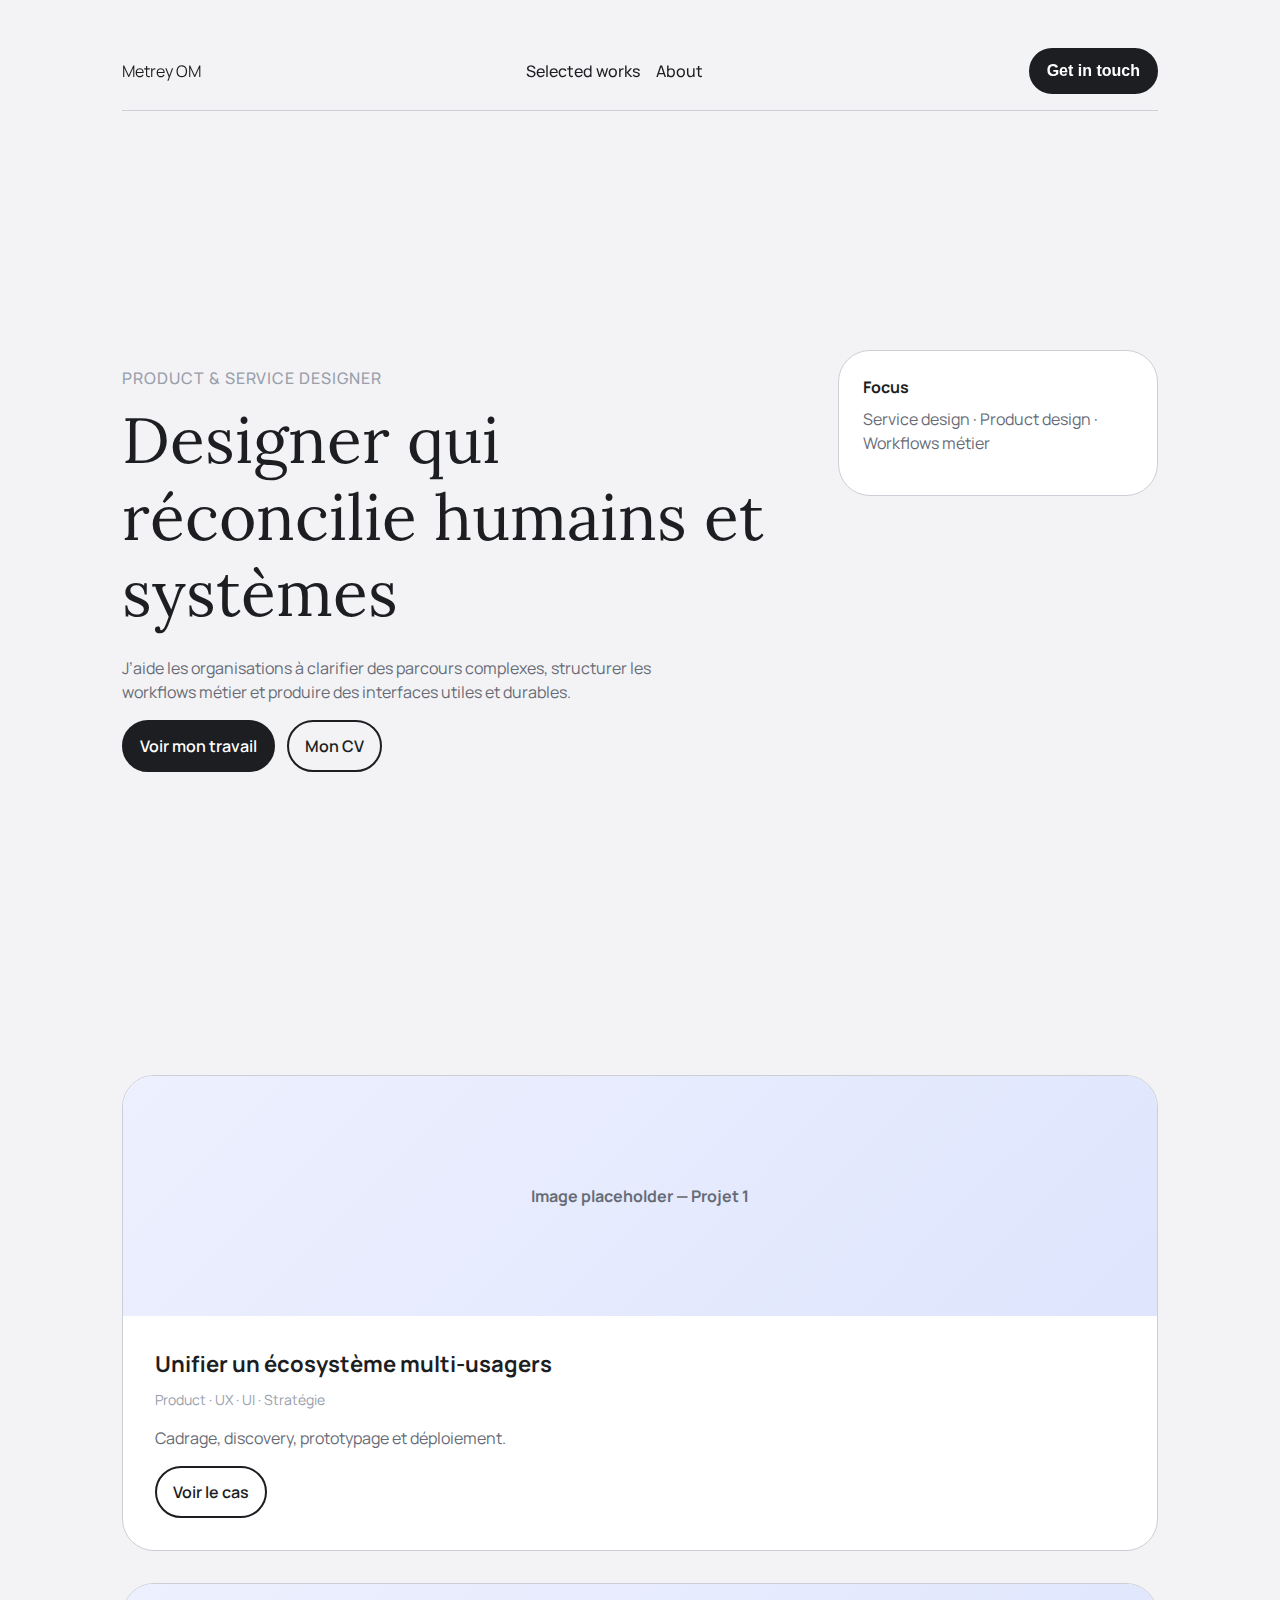
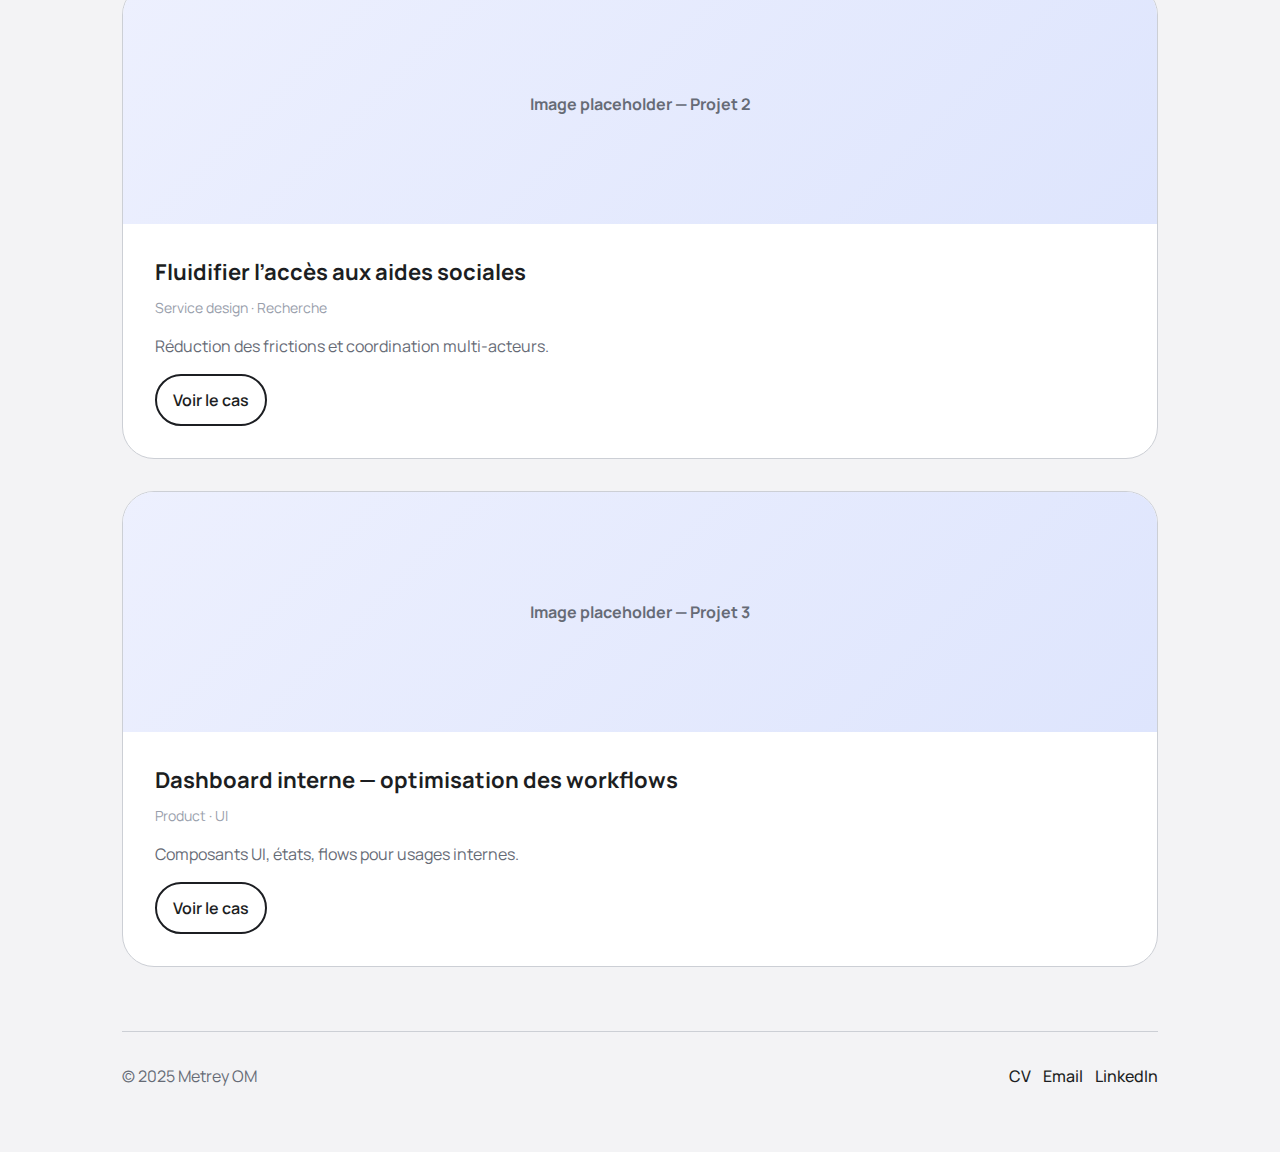
<file: portfolio/option-b.html>
<!doctype html>
<html lang="fr">
<head>
  <meta charset="utf-8" />
  <meta name="viewport" content="width=device-width, initial-scale=1" />
  <title>Metrey OM — Portfolio</title>

  <!-- Fonts -->
  <link href="https://fonts.googleapis.com/css2?family=Lora:wght@400;500;600&family=Manrope:wght@300;400;500;600;700;800&display=swap" rel="stylesheet">

  <style>
  /* ----------------------------------------------------
     ROOT — DESIGN SYSTEM VARIABLES
  ----------------------------------------------------- */
  :root{
    /* ---------- COLORS ---------- */
    /* Blue */
    --color-blue-50: #edf0fe;
    --color-blue-100: #dee5fd;
    --color-blue-200: #b9c8fa;
    --color-blue-300: #96aef8;
    --color-blue-400: #6f95f5;
    --color-blue-500: #357bf2;
    --color-blue-600: #2562c5;
    --color-blue-700: #1a4895;
    --color-blue-800: #0f3068;
    --color-blue-900: #061c41;
    --color-blue-950: #03102a;

    /* Purple */
    --color-purple-50: #f8e9fd;
    --color-purple-100: #f2d2fb;
    --color-purple-200: #e6a3f7;
    --color-purple-300: #dc6ef3;
    --color-purple-400: #cb36e5;
    --color-purple-500: #9c27b0;
    --color-purple-600: #801e90;
    --color-purple-700: #60146d;
    --color-purple-800: #450c4f;
    --color-purple-900: #2c0533;
    --color-purple-950: #1d0323;

    /* Green */
    --color-green-50: #ddffe3;
    --color-green-100: #b5ffc3;
    --color-green-200: #0cfe70;
    --color-green-300: #0aeb67;
    --color-green-400: #09d85e;
    --color-green-500: #07c555;
    --color-green-600: #049b41;
    --color-green-700: #02732f;
    --color-green-800: #014d1d;
    --color-green-900: #002b0d;
    --color-green-950: #001b06;

    /* Orange */
    --color-orange-50: #fef1ef;
    --color-orange-100: #fde2e0;
    --color-orange-200: #fbc1bb;
    --color-orange-300: #f9a297;
    --color-orange-400: #f8816d;
    --color-orange-500: #f5592c;
    --color-orange-600: #c34521;
    --color-orange-700: #933216;
    --color-orange-800: #65200c;
    --color-orange-900: #3e1004;
    --color-orange-950: #2a0802;

    /* Red */
    --color-red-50: #fdedef;
    --color-red-100: #fcdae0;
    --color-red-200: #f9b4c0;
    --color-red-300: #f78ba1;
    --color-red-400: #f65880;
    --color-red-500: #e02763;
    --color-red-600: #b51d4e;
    --color-red-700: #8a143a;
    --color-red-800: #620b27;
    --color-red-900: #3d0415;
    --color-red-950: #2a020c;

    /* Greyscale */
    --color-greyscale-50: #f3f3f5;
    --color-greyscale-100: #e4e5e8;
    --color-greyscale-200: #cccfd5;
    --color-greyscale-300: #b2b6c0;
    --color-greyscale-400: #989eab;
    --color-greyscale-500: #818795;
    --color-greyscale-600: #666b76;
    --color-greyscale-700: #4c5059;
    --color-greyscale-800: #34373d;
    --color-greyscale-900: #1c1e22;
    --color-greyscale-950: #121316;

    /* Aliases */
    --color-text: var(--color-greyscale-900);
    --color-body: var(--color-greyscale-600);
    --color-muted: var(--color-greyscale-400);
    --color-border: var(--color-greyscale-200);
    --color-bg: var(--color-greyscale-50);

    /* ---------- TYPOGRAPHY ---------- */
    --font-heading-serif: 'Lora', serif;
    --font-ui: 'Manrope', sans-serif;

    --fs-h1: 64px;
    --fs-h1-line: 76.8px;
    --fs-h2: 32px;
    --fs-h2-line: 48px;
    --fs-h3: 16px;
    --fs-h3-line: 24px;
    --fs-tagline: 16px;
    --fs-body: 16px;
    --fs-caption: 14px;

    --fw-regular: 400;
    --fw-medium: 500;
    --fw-semibold: 600;
    --fw-bold: 700;
    --fw-heavy: 800;

    /* ---------- SPACING ---------- */
    --space-1: 4px;
    --space-2: 8px;
    --space-3: 12px;
    --space-4: 16px;
    --space-5: 24px;
    --space-6: 32px;
    --space-7: 48px;
    --space-8: 64px;

    /* ---------- RADII ---------- */
    --radius-xs: 8px;
    --radius-sm: 12px;
    --radius-md: 16px;
    --radius-lg: 32px;
    --radius-xl: 64px;
    --radius-xxl: 99px;

    /* Layout */
    --content-max-w: 1100px;
  }

  /* ----------------------------------------------------
     BASE STYLES
  ----------------------------------------------------- */
  *{box-sizing:border-box}
  body{
    margin:0;
    font-family:var(--font-ui);
    background:var(--color-bg);
    color:var(--color-text);
    font-size:var(--fs-body);
    line-height:1.5;
  }
  .wrap{max-width:var(--content-max-w);margin:0 auto;padding:var(--space-6)}

  /* ----------------------------------------------------
     TYPOGRAPHY CLASSES
  ----------------------------------------------------- */
  .h1{
    font-family:var(--font-heading-serif);
    font-size:var(--fs-h1);
    line-height:var(--fs-h1-line);
    margin:0 0 var(--space-5);
    font-weight:var(--fw-regular);
  }
  .tagline{
    font-family:var(--font-ui);
    font-size:var(--fs-tagline);
    font-weight:var(--fw-medium);
    text-transform:uppercase;
    letter-spacing:0.06em;
    color:var(--color-muted);
    margin-bottom:var(--space-3);
  }
  .lead{
    font-size:var(--fs-body);
    color:var(--color-body);
    max-width:60ch;
    margin-bottom:var(--space-4);
  }

  /* ----------------------------------------------------
     BUTTONS
  ----------------------------------------------------- */
  .btn{
    display:inline-flex;
    align-items:center;
    gap:8px;
    padding:12px 16px;
    border-radius:var(--radius-xxl);
    font-size:var(--fs-body);
    font-weight:var(--fw-semibold);
    text-decoration:none;
    cursor:pointer;
    border:2px solid transparent;
    transition:all .15s ease;
  }
  .btn.primary{
    background:var(--color-greyscale-900);
    color:#fff;
    border-color:var(--color-greyscale-900);
  }
  .btn.primary:hover{
    filter:brightness(.92);
  }
  .btn.secondary{
    color:var(--color-greyscale-900);
    border-color:var(--color-greyscale-900);
  }
  .btn.secondary:hover{
    border-color:var(--color-greyscale-700);
  }

  /* ----------------------------------------------------
     HEADER
  ----------------------------------------------------- */
  header{
    display:flex;
    justify-content:space-between;
    align-items:center;
    padding:var(--space-4) 0;
    position:sticky;
    top:0;
    z-index:20;
    border-bottom:1px solid var(--color-border);
    backdrop-filter:blur(6px);
  }
  nav{
    display:flex;
    gap:var(--space-4);
  }
  .navlink{
    color:var(--color-text);
    text-decoration:none;
    font-weight:var(--fw-medium);
  }
  .hamburger{
    display:none;
    background:none;
    border:0;
    font-size:24px;
    cursor:pointer;
  }

  /* ----------------------------------------------------
     HERO
  ----------------------------------------------------- */
  .hero-wrap{
    min-height:100vh;
    display:flex;
    align-items:center;
  }
  .hero{
    display:flex;
    gap:var(--space-7);
  }
  .hero-left{
    flex:1;
  }
  .hero-side{
    width:320px;
  }
  .side-card{
    background:white;
    border-radius:var(--radius-lg);
    padding:var(--space-5);
    border:1px solid var(--color-border);
  }

  /* ----------------------------------------------------
     PROJECTS
  ----------------------------------------------------- */
  .projects{
    margin-top:var(--space-8);
    display:flex;
    flex-direction:column;
    gap:var(--space-6);
  }
  .card{
    background:white;
    border-radius:var(--radius-lg);
    border:1px solid var(--color-border);
    overflow:hidden;
  }
  .cover{
    height:240px;
    background:linear-gradient(135deg,var(--color-blue-50),var(--color-blue-100));
    display:flex;
    justify-content:center;
    align-items:center;
    font-weight:var(--fw-bold);
    color:var(--color-body);
  }
  .card-body{
    padding:var(--space-6);
  }
  .card-body h3{
    margin:0 0 var(--space-2);
    font-size:22px;
    font-weight:var(--fw-bold);
  }
  .meta{
    font-size:var(--fs-caption);
    color:var(--color-muted);
    margin-bottom:var(--space-3);
  }
  .excerpt{
    color:var(--color-body);
    margin-bottom:var(--space-4);
  }

  /* ----------------------------------------------------
     FOOTER
  ----------------------------------------------------- */
  .footer{
    margin-top:var(--space-8);
    padding:var(--space-6) 0;
    border-top:1px solid var(--color-border);
    display:flex;
    justify-content:space-between;
    align-items:center;
    color:var(--color-body);
  }

  /* ----------------------------------------------------
     MODAL
  ----------------------------------------------------- */
  .modal{
    display:none;
    position:fixed;
    inset:0;
    z-index:200;
    align-items:center;
    justify-content:center;
  }
  .modal.show{display:flex}
  .backdrop{
    position:absolute;
    inset:0;
    background:rgba(0,0,0,0.45);
    backdrop-filter:blur(3px);
  }
  .modal-card{
    position:relative;
    background:white;
    width:92%;
    max-width:900px;
    border-radius:var(--radius-xl);
    display:flex;
    overflow:hidden;
    z-index:210;
  }
  .modal-left{
    width:40%;
    background:var(--color-purple-100);
  }
  .modal-left .placeholder{
    width:100%;
    height:100%;
    background:linear-gradient(135deg,var(--color-purple-50),var(--color-purple-200));
  }
  .modal-right{
    width:60%;
    padding:var(--space-7);
    position:relative;
  }
  .modal-close{
    position:absolute;
    top:20px;
    right:20px;
    font-size:28px;
    background:none;
    border:0;
    cursor:pointer;
  }
  .modal-title{
    font-family:var(--font-heading-serif);
    font-size:42px;
    margin:0 0 var(--space-4);
    line-height:1.1;
  }
  .modal-ctas{
    display:flex;
    gap:var(--space-3);
    margin-top:var(--space-4);
  }

  /* ----------------------------------------------------
     RESPONSIVE
  ----------------------------------------------------- */
  @media(max-width:900px){
    :root{
      --fs-h1: 34px;
      --fs-h1-line: 40px;
      --fs-h2: 24px;
      --fs-h2-line: 34px;
      --fs-body: 15px;
    }
    .hero{
      flex-direction:column;
    }
    .hero-side{
      width:100%;
    }
    nav{
      display:none;
      flex-direction:column;
      background:white;
      padding:var(--space-4);
      position:absolute;
      right:16px;
      top:72px;
      border-radius:var(--radius-md);
      border:1px solid var(--color-border);
    }
    .hamburger{
      display:block;
    }
    .modal-card{
      flex-direction:column;
    }
    .modal-left{
      width:100%;
      height:180px;
    }
    .modal-right{
      width:100%;
      padding:var(--space-6);
    }
  }
  </style>
</head>


<body>
<div class="wrap">

  <!-- HEADER -->
  <header>
    <div class="brand">Metrey OM</div>

    <nav>
      <a class="navlink" href="#projects">Selected works</a>
      <a class="navlink" href="#">About</a>
    </nav>

    <div style="display:flex; gap:var(--space-3);">
      <button class="btn primary" id="contactBtn">Get in touch</button>
      <button class="hamburger" id="hamb">☰</button>
    </div>
  </header>

  <!-- HERO -->
  <section class="hero-wrap">
    <div class="hero">
      <div class="hero-left">
        <p class="tagline">Product & Service Designer</p>
        <h1 class="h1">Designer qui réconcilie humains et systèmes</h1>

        <p class="lead">
          J’aide les organisations à clarifier des parcours complexes, structurer les workflows métier et produire des interfaces utiles et durables.
        </p>

        <div style="display:flex; gap:var(--space-3); margin-top:var(--space-4);">
          <a class="btn primary" href="#projects">Voir mon travail</a>
          <a class="btn secondary" href="#">Mon CV</a>
        </div>
      </div>

      <aside class="hero-side">
        <div class="side-card">
          <strong style="font-weight:var(--fw-bold);">Focus</strong>
          <p style="margin-top:var(--space-2); color:var(--color-body);">
            Service design · Product design · Workflows métier
          </p>
        </div>
      </aside>
    </div>
  </section>

  <!-- PROJECTS -->
  <section id="projects" class="projects">

    <article class="card">
      <div class="cover">Image placeholder — Projet 1</div>
      <div class="card-body">
        <h3>Unifier un écosystème multi-usagers</h3>
        <div class="meta">Product · UX · UI · Stratégie</div>
        <p class="excerpt">Cadrage, discovery, prototypage et déploiement.</p>
        <a class="btn secondary" href="#">Voir le cas</a>
      </div>
    </article>

    <article class="card">
      <div class="cover">Image placeholder — Projet 2</div>
      <div class="card-body">
        <h3>Fluidifier l’accès aux aides sociales</h3>
        <div class="meta">Service design · Recherche</div>
        <p class="excerpt">Réduction des frictions et coordination multi-acteurs.</p>
        <a class="btn secondary" href="#">Voir le cas</a>
      </div>
    </article>

    <article class="card">
      <div class="cover">Image placeholder — Projet 3</div>
      <div class="card-body">
        <h3>Dashboard interne — optimisation des workflows</h3>
        <div class="meta">Product · UI</div>
        <p class="excerpt">Composants UI, états, flows pour usages internes.</p>
        <a class="btn secondary" href="#">Voir le cas</a>
      </div>
    </article>

  </section>

  <!-- FOOTER -->
  <footer class="footer">
    <div>© 2025 Metrey OM</div>
    <div style="display:flex; gap:var(--space-3);">
      <a href="#" class="navlink">CV</a>
      <a href="mailto:hello@example.com" class="navlink">Email</a>
      <a href="#" class="navlink">LinkedIn</a>
    </div>
  </footer>

</div>


<!-- MODAL -->
<div id="modal" class="modal">
  <div class="backdrop"></div>

  <div class="modal-card">

    <div class="modal-left">
      <div class="placeholder"></div>
    </div>

    <div class="modal-right">
      <button class="modal-close" id="closeModal">×</button>

      <div class="tagline">Let’s chat</div>
      <h2 class="modal-title">Et si on collaborait&nbsp;?</h2>

      <p class="lead" style="margin-bottom:var(--space-5);">
        Des questions, une recommandation ou un projet à co-construire ?  
        Discutons-en dès maintenant.
      </p>

      <div class="modal-ctas">
        <a class="btn primary" href="mailto:hello@example.com">Envoie-moi un mail</a>
        <a class="btn secondary" href="#" target="_blank">Réserve un meet</a>
      </div>
    </div>

  </div>
</div>


<script>
(function(){
  const modal = document.getElementById('modal');
  const contactBtn = document.getElementById('contactBtn');
  const closeBtn = document.getElementById('closeModal');
  const backdrop = document.querySelector('.backdrop');
  const hamb = document.getElementById('hamb');
  const nav = document.querySelector('nav');

  /* Modal */
  function openModal(){ modal.classList.add('show'); }
  function closeModalFn(){ modal.classList.remove('show'); }

  contactBtn.addEventListener('click', openModal);
  closeBtn.addEventListener('click', closeModalFn);
  backdrop.addEventListener('click', closeModalFn);

  /* Mobile nav */
  hamb.addEventListener('click', ()=>{
    if(nav.style.display === 'flex'){
      nav.style.display='none';
    } else {
      nav.style.display='flex';
    }
  });

})();
</script>

</body>
</html>
</file>
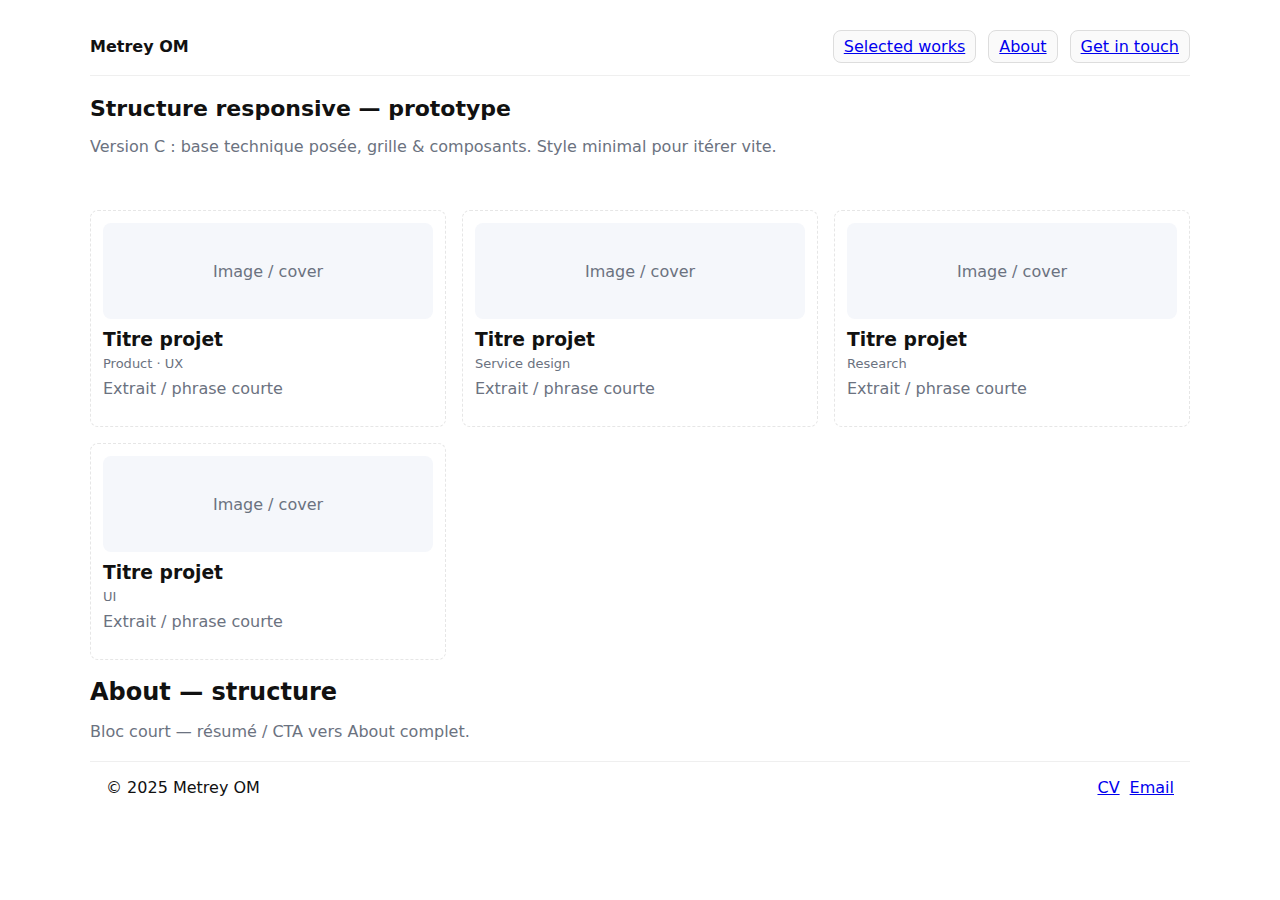
<file: portfolio/option-c.html>
<!doctype html>
<html lang="fr">
<head>
  <meta charset="utf-8" />
  <meta name="viewport" content="width=device-width,initial-scale=1" />
  <title>Metrey OM — Portfolio V2 (Option C - Skeleton)</title>
  <meta name="description" content="Portfolio Metrey OM - Option C : structure responsive, minimal.">
  <style>
    :root{
      --max-w:1100px; --gap:16px; --muted:#6b7280; --text:#111; font-family: Inter, system-ui, Arial;
    }
    *{box-sizing:border-box} body{margin:0;color:var(--text);background:#fff;padding:18px}
    .wrap{max-width:var(--max-w);margin:0 auto}
    header{display:flex;align-items:center;justify-content:space-between;padding:12px 0;border-bottom:1px solid #efefef}
    .brand{font-weight:700}
    nav{display:flex;gap:12px}
    .btn{padding:6px 10px;border-radius:8px;border:1px solid #ddd;background:#fafafa}
    .hero{padding:20px 0}
    .hero h1{margin:0 0 8px;font-size:22px}
    .grid{display:grid;grid-template-columns:1fr;gap:var(--gap);margin-top:18px}
    .card{border:1px dashed #e6e6e6;background:#fff;padding:12px;border-radius:8px;min-height:120px;display:flex;flex-direction:column}
    .placeholder{height:96px;background:#f5f7fb;border-radius:8px;margin-bottom:10px;display:flex;align-items:center;justify-content:center;color:var(--muted)}
    .meta{font-size:13px;color:var(--muted)}
    .footer{border-top:1px solid #efefef;padding:16px;margin-top:20px;display:flex;justify-content:space-between}
    /* Breakpoints for structure */
    @media (min-width:700px){
      .grid{grid-template-columns:repeat(2,1fr)}
    }
    @media (min-width:1000px){
      .grid{grid-template-columns:repeat(3,1fr)}
    }
  </style>
</head>
<body>
  <div class="wrap">
    <header>
      <div class="brand">Metrey OM</div>
      <nav>
        <a class="btn" href="index.html#projects">Selected works</a>
        <a class="btn" href="about.html">About</a>
        <a class="btn" href="#" id="contactBtn">Get in touch</a>
      </nav>
    </header>

    <main>
      <section class="hero">
        <h1>Structure responsive — prototype</h1>
        <p style="color:var(--muted)">Version C : base technique posée, grille & composants. Style minimal pour itérer vite.</p>
      </section>

      <section aria-label="selected works" class="grid">
        <article class="card">
          <div class="placeholder">Image / cover</div>
          <div style="flex:1">
            <h3 style="margin:0 0 6px">Titre projet</h3>
            <div class="meta">Product · UX</div>
            <p style="margin-top:8px;color:var(--muted)">Extrait / phrase courte</p>
          </div>
        </article>

        <article class="card">
          <div class="placeholder">Image / cover</div>
          <div style="flex:1">
            <h3 style="margin:0 0 6px">Titre projet</h3>
            <div class="meta">Service design</div>
            <p style="margin-top:8px;color:var(--muted)">Extrait / phrase courte</p>
          </div>
        </article>

        <article class="card">
          <div class="placeholder">Image / cover</div>
          <div style="flex:1">
            <h3 style="margin:0 0 6px">Titre projet</h3>
            <div class="meta">Research</div>
            <p style="margin-top:8px;color:var(--muted)">Extrait / phrase courte</p>
          </div>
        </article>

        <article class="card">
          <div class="placeholder">Image / cover</div>
          <div style="flex:1">
            <h3 style="margin:0 0 6px">Titre projet</h3>
            <div class="meta">UI</div>
            <p style="margin-top:8px;color:var(--muted)">Extrait / phrase courte</p>
          </div>
        </article>
      </section>

      <section style="margin-top:18px">
        <h2 style="margin:0 0 8px">About — structure</h2>
        <p style="color:var(--muted)">Bloc court — résumé / CTA vers About complet.</p>
      </section>
    </main>

    <footer class="footer">
      <div>© 2025 Metrey OM</div>
      <div style="display:flex;gap:10px">
        <a href="assets/cv.pdf">CV</a>
        <a href="mailto:ton.email@example.com">Email</a>
      </div>
    </footer>
  </div>

  <script>
    // minimal interactivity: contact alert placeholder
    document.getElementById('contactBtn') && document.getElementById('contactBtn').addEventListener('click', function(e){
      e.preventDefault();
      alert("Contact modal placeholder — remplacez par votre modal / mailto / calendly");
    });
  </script>
</body>
</html>
</file>
